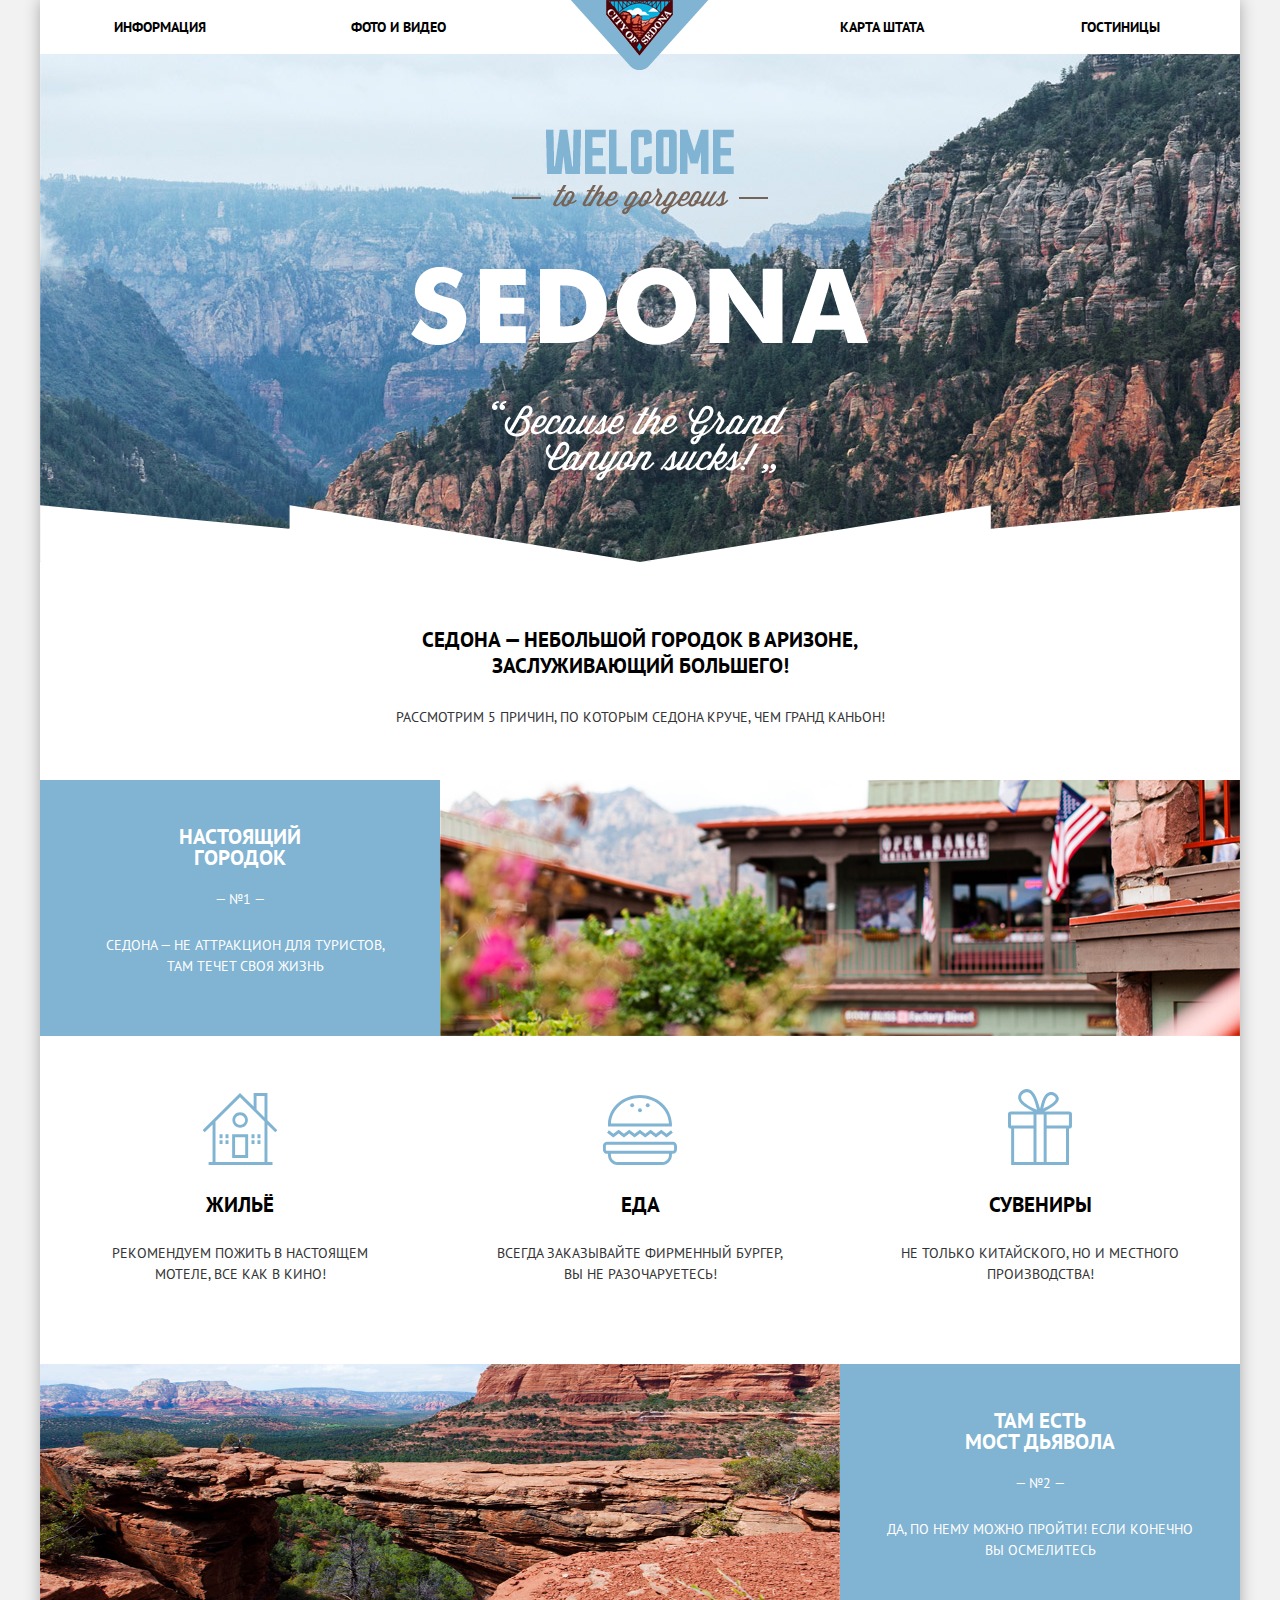
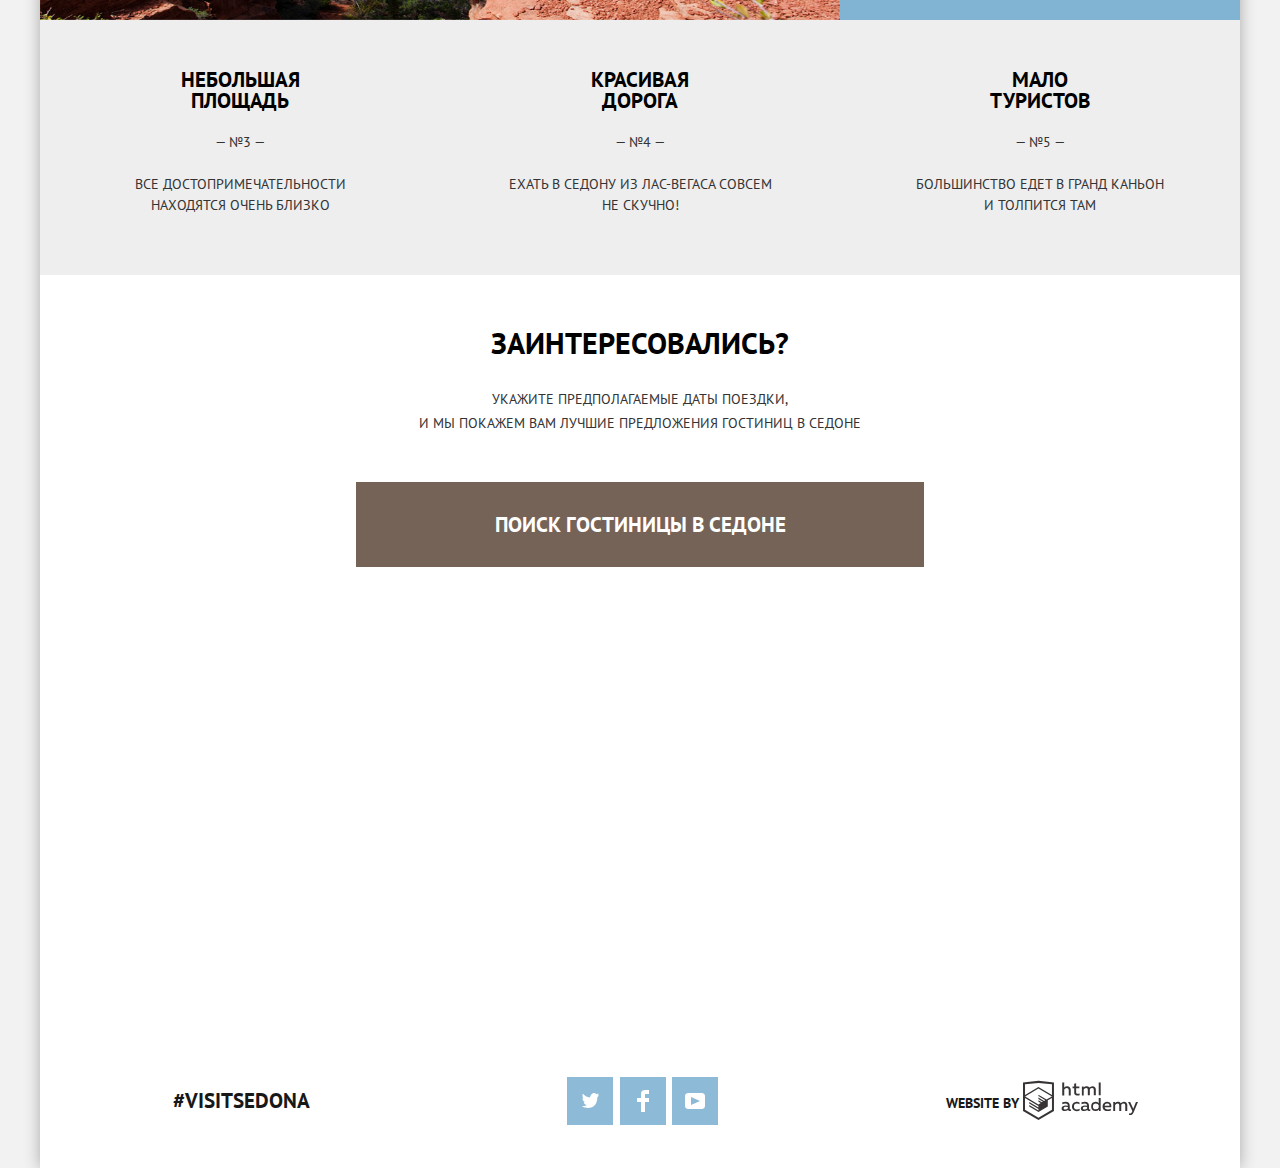
<file: index.html>
<!DOCTYPE html>
<html lang="ru">
  <head>
    <meta charset="utf-8">
    <title>HTML Academy: Седона</title>
    <link href="https://fonts.googleapis.com/css?family=PT+Sans:400,700&amp;subset=cyrillic" rel="stylesheet">
    <link href="css/normalize.css" rel="stylesheet">
    <link href="css/style.css" rel="stylesheet">
  </head>
  <body>
  <div class="wrapper">
    <header class="main-header">
     	<nav class="main-navigation">
        <a class="main-header-logo">
          <img src="img/index-logo.png" width="138" height="70" alt="Логотип города Седона">
        </a>
     		<ul class="site-navigation">
          <li><a href="info.html">Информация</a></li>
     		  <li><a href="photo-video.html">Фото и видео</a></li>
     		  <li><a href="map.html">Карта штата</a></li>
     		  <li><a href="hotels.html">Гостиницы</a></li>
     		</ul>
     	</nav>
    </header>
    <main class="container">
      <div class="main-picture-block">
     	  <img class="main-picture" src="img/main-picture.jpg" width="1200" height="508" alt="Седона">
        <div class="mask-block">
        </div>
        <img class="caption" src="img/welcome.png" width="458" height="352" alt="Welcome to Sedona">
      </div>
      <h1 class="main-header">Седона &mdash; небольшой городок в Аризоне, заслуживающий большего!</h1>
      <p class="introduction">Рассмотрим 5 причин, по которым Седона круче, чем Гранд Каньон!</p>
      <section class="features services">
        <h2 class="visually-hidden">Преимущества и сервис в Седоне</h2>
        <ul class="features-list">
          <li class="features-item block1">
            <div class="subblock1">
              <div class="real-city-block">
                <h3>Настоящий городок</h3>
                <span>&mdash; №1 &mdash;</span>
                <p>Седона &mdash; не аттракцион для туристов, там течет своя жизнь</p>
              </div>
              <div class="real-city">
                <img class="real-city-picture" src="img/feature-picture1.jpg" width="800" height="256" alt="Настоящий городок">
              </div>
            </div>
            <ul class="services-list">
              <li class="services-item">
                <h4 class="house">Жильё</h4>
                <p class="house-block">Рекомендуем пожить в настоящем мотеле, все как в кино!</p>
              </li>
              <li class="services-item">
                <h4 class="food">Еда</h4>
                <p class="food-block">Всегда заказывайте фирменный бургер, Вы не разочаруетесь!</p>
              </li>
              <li class="services-item">
                <h4 class="souvenir">Сувениры</h4>
                <p class="souvenir-block">Не только китайского, но и местного производства!</p>
              </li>
            </ul>
          </li>
          <li class="features-item block2">
            <div class="subblock2">
              <div class="devil-bridge-block">
                <h3>Там есть<br> мост дьявола</h3>
                <span>&mdash; №2 &mdash;</span>
                <p>Да, по нему можно пройти! Если конечно Вы осмелитесь</p>
              </div>
              <div class="devil-bridge">
                <img class="devil-bridge-picture" src="img/feature-picture2.jpg" width="800" height="256" alt="Мост дьявола">
              </div>
            </div>
          </li>
            <li class="features-item rest">
                <h3>Небольшая площадь</h3>
                <span>&mdash; №3 &mdash;</span>
                <p>Все достопримечательности находятся очень близко</p>
            </li>
            <li class="features-item rest">
                <h3>Красивая дорога</h3>
                <span>&mdash; №4 &mdash;</span>
                <p>Ехать в Седону из Лас-Вегаса совсем не скучно!</p>
            </li>
            <li class="features-item rest">
                <h3>Мало туристов</h3>
                <span>&mdash; №5 &mdash;</span>
                <p class="canyon">Большинство едет в Гранд Каньон и толпится там</p>
            </li>
        </ul>
      </section>
      <section class="hotel-search map">
        <h2 class="visually-hidden">Поиск гостиницы и карта Седоны</h2>
        <div class="interest">
          <b>Заинтересовались?</b>
        </div>
        <p class="best-offers">Укажите предполагаемые даты поездки, <br>и мы покажем Вам лучшие предложения гостиниц в Седоне</p>
        <div class="button-form">
        <button class="hotelsearch-button" type="button" name="hotel-search">Поиск гостиницы в Седоне</button>
        <form class="hotel-searching" action="https://echo.htmlacademy.ru" method="post">
          <div class="check-block">
            <p>
              <label for="date-check-in">Дата заезда:</label>
              <input class="check-field" id="date-check-in" type="text" name="date" placeholder="24 апреля 2017">
              <button class="calendar-btn" type="button" aria-label="Дата заезда">
                <svg xmlns="http://www.w3.org/2000/svg" width="21" height="22" viewBox="0 0 21 22"><path d="M19.251 2.025h-2.845V.648c0-.381-.294-.689-.656-.689-.363 0-.656.308-.656.689v1.377h-3.938V.648c0-.381-.294-.689-.655-.689-.363 0-.657.308-.657.689v1.377H5.906V.648c0-.381-.294-.689-.656-.689-.363 0-.657.308-.657.689v1.377H1.75C.784 2.025 0 2.847 0 3.862v16.302C0 21.179.784 22 1.75 22h17.501c.966 0 1.749-.821 1.749-1.836V3.862c0-1.015-.783-1.837-1.749-1.837zm.437 18.139a.448.448 0 0 1-.437.459H1.75a.45.45 0 0 1-.438-.459V3.862a.45.45 0 0 1 .438-.459h2.844v1.378c0 .381.294.689.657.689.362 0 .656-.308.656-.689V3.403h3.938v1.378c0 .381.294.689.657.689.361 0 .655-.308.655-.689V3.403h3.938v1.378c0 .381.293.689.656.689.362 0 .656-.308.656-.689V3.403h2.845c.241 0 .437.206.437.459v16.302z"/><path d="M4.594 8.225h2.625v2.066H4.594zM4.594 11.668h2.625v2.067H4.594zM4.594 15.112h2.625v2.066H4.594zM9.188 15.112h2.625v2.066H9.188zM9.188 11.668h2.625v2.067H9.188zM9.188 8.225h2.625v2.066H9.188zM13.781 15.112h2.625v2.066h-2.625zM13.781 11.668h2.625v2.067h-2.625zM13.781 8.225h2.625v2.066h-2.625z"/></svg>
              </button>
            </p>
            <p>
              <label for="date-check-out">Дата выезда:</label>
              <input class="check-field" id="date-check-out" type="text" name="date" placeholder="4 июля 2017">
              <button class="calendar-btn" type="button" aria-label="Дата выезда">
                <svg xmlns="http://www.w3.org/2000/svg" width="21" height="22" viewBox="0 0 21 22"><path d="M19.251 2.025h-2.845V.648c0-.381-.294-.689-.656-.689-.363 0-.656.308-.656.689v1.377h-3.938V.648c0-.381-.294-.689-.655-.689-.363 0-.657.308-.657.689v1.377H5.906V.648c0-.381-.294-.689-.656-.689-.363 0-.657.308-.657.689v1.377H1.75C.784 2.025 0 2.847 0 3.862v16.302C0 21.179.784 22 1.75 22h17.501c.966 0 1.749-.821 1.749-1.836V3.862c0-1.015-.783-1.837-1.749-1.837zm.437 18.139a.448.448 0 0 1-.437.459H1.75a.45.45 0 0 1-.438-.459V3.862a.45.45 0 0 1 .438-.459h2.844v1.378c0 .381.294.689.657.689.362 0 .656-.308.656-.689V3.403h3.938v1.378c0 .381.294.689.657.689.361 0 .655-.308.655-.689V3.403h3.938v1.378c0 .381.293.689.656.689.362 0 .656-.308.656-.689V3.403h2.845c.241 0 .437.206.437.459v16.302z"/><path d="M4.594 8.225h2.625v2.066H4.594zM4.594 11.668h2.625v2.067H4.594zM4.594 15.112h2.625v2.066H4.594zM9.188 15.112h2.625v2.066H9.188zM9.188 11.668h2.625v2.067H9.188zM9.188 8.225h2.625v2.066H9.188zM13.781 15.112h2.625v2.066h-2.625zM13.781 11.668h2.625v2.067h-2.625zM13.781 8.225h2.625v2.066h-2.625z"/></svg>
              </button>
            </p>
          </div>
          <div class="adult-child-block">
            <p class="adult">
              <label class="adult-figure" for="adult-figure">Взрослые:</label>
              <span class="adult-block">
                <button class="plus-minus" type="button" aria-label="Минус">&minus;</button>
                <input type="text" name="adult" id="adult-figure" placeholder="2">
                <button class="plus-minus" type="button" aria-label="Плюс">+</button>
              </span>
            </p>
            <p class="child">
              <label class="child-figure" for="child-figure">Дети:</label>
              <span class="child-block">
                <button class="plus-minus" type="button" aria-label="Минус">&minus;</button>
                <input type="text" name="child" id="child-figure" placeholder="0">
                <button class="plus-minus" type="button" aria-label="Плюс">+</button>
              </span>
            </p>
          </div>
          <p>
            <button class="find-button" type="submit">Найти</button>
          </p>
        </form>
        </div>
        <div class="map-block">
        <iframe src="https://www.google.com/maps/embed?pb=!1m18!1m12!1m3!1d52383.117474208055!2d-111.8303295823372!3d34.85761324832091!2m3!1f0!2f0!3f0!3m2!1i1024!2i768!4f13.1!3m3!1m2!1s0x872da132f942b00d%3A0x5548c523fa6c8efd!2z0KHQtdC00L7QvdCwLCDQkNGA0LjQt9C-0L3QsCA4NjMzNiwg0KHQqNCQ!5e0!3m2!1sru!2sru!4v1530306707157" width="1200" height="593" style="border:0" allowfullscreen></iframe>
        </div>
      </section>
    </main>
    <footer class="main-footer main-footer-index">
        <p class="hashtag">#visitsedona</p>
        <div class="footer-social">
     	    <ul class="footer-social-list">
     		    <li><a class="social-button" href="#"><span class="visually-hidden">Twitter</span>
            <svg xmlns="http://www.w3.org/2000/svg" xmlns:xlink="http://www.w3.org/1999/xlink" width="17" height="15" viewBox="0 0 17 15"><path fill="#FFF" d="M10.95.144c1.685-.496 2.984.27 3.577 1.179.673-.231 1.331-.481 2.011-.708a2.345 2.345 0 0 1-.857 1.768c.685.17 1.304-.491 1.304-.491-.169 1-1.006 1.788-1.563 2.024-.231 6.75-3.175 11.217-10.077 11.082h-.446c-.41 0-4.164-.46-4.898-1.887 2.271.196 3.893-.422 4.693-1.177-.96-.3-2.679-.477-2.979-2.95.349.106.564.228 1.19.119C1.705 8.247.374 7.53.448 5.33c.285.328 1.067.536 1.34.472C1.085 5.561-.182 2.442.894.85c1.818 1.854 3.735 3.606 7.152 3.773C8.254 2.33 9.183.793 10.95.144z"/></svg>
            </a></li>
     		    <li><a class="social-button" href="#"><span class="visually-hidden">Facebook</span>
            <svg xmlns="http://www.w3.org/2000/svg" width="12" height="22" viewBox="0 0 12 22"><path fill="#FFF" d="M12 4V0H8a4 4 0 0 0-4 4v4H0v4h4v10h4V12h4V8H8V4h4z"/></svg>
            </a></li>
     		    <li><a class="social-button" href="#"><span class="visually-hidden">Youtube</span>
            <svg xmlns="http://www.w3.org/2000/svg" xmlns:xlink="http://www.w3.org/1999/xlink" width="20" height="16" viewBox="0 0 20 16"><path fill="#FFF" d="M17 0H3C1.35 0 0 1.35 0 3v10c0 1.65 1.35 3 3 3h14c1.65 0 3-1.35 3-3V3c0-1.65-1.35-3-3-3zM6.027 11.998V4.002L15.014 8l-8.987 3.998z"/></svg>
            </a></li>
     	    </ul>
        </div>
        <p class="footer-copyright">Website by
     	    <a href="https://htmlacademy.ru/intensive/htmlcss"><span class="visually-hidden">HTML Academy</span>
          <svg id="Layer_1" data-name="Layer 1" xmlns="http://www.w3.org/2000/svg" width="115" height="41" viewBox="0 0 108.08 36.85"><title>HTML Academy</title><path d="M44.61,26.88a2,2,0,0,0,.55-0.1v1.33a3.25,3.25,0,0,1-1.18.21,1.67,1.67,0,0,1-1.67-1,4.84,4.84,0,0,1-3.14,1.08c-1.51,0-2.91-.83-2.91-2.55,0-2.13,2-2.79,3.71-2.79a11.08,11.08,0,0,1,2.17.25v-0.3c0-1-.76-1.77-2.19-1.77a7.42,7.42,0,0,0-3,.64v-1.7a10.21,10.21,0,0,1,3.19-.55c2.36,0,3.81,1.12,3.81,3.65v3a0.54,0.54,0,0,0,.49.59h0.17Zm-6.44-1.13A1.35,1.35,0,0,0,39.63,27h0.11a3.39,3.39,0,0,0,2.41-1V24.58a9.72,9.72,0,0,0-1.81-.21c-1,0-2.16.33-2.16,1.38h0Zm12.36-6.11a5,5,0,0,1,2.57.64V22a4.08,4.08,0,0,0-2.3-.7,2.75,2.75,0,1,0,0,5.49,5,5,0,0,0,2.43-.64v1.71a6.27,6.27,0,0,1-2.76.57A4.21,4.21,0,0,1,46,24.51q0-.21,0-0.41a4.32,4.32,0,0,1,4.18-4.46h0.38Zm12.17,7.24a2,2,0,0,0,.55-0.1v1.33a3.25,3.25,0,0,1-1.18.21,1.67,1.67,0,0,1-1.67-1,4.84,4.84,0,0,1-3.14,1.08c-1.51,0-2.91-.83-2.91-2.55,0-2.13,2-2.79,3.71-2.79a11.08,11.08,0,0,1,2.17.25v-0.3c0-1-.76-1.77-2.19-1.77a7.42,7.42,0,0,0-3,.64v-1.7a10.21,10.21,0,0,1,3.19-.55c2.36,0,3.81,1.12,3.81,3.65v3a0.54,0.54,0,0,0,.49.59h0.17Zm-6.44-1.13A1.35,1.35,0,0,0,57.73,27h0.11a3.39,3.39,0,0,0,2.41-1V24.58a9.72,9.72,0,0,0-1.81-.21c-1.06,0-2.16.33-2.16,1.38h0ZM73,16V28.2H71.35V26.88a3.88,3.88,0,0,1-3.19,1.54,4.4,4.4,0,0,1,0-8.78,3.81,3.81,0,0,1,3,1.3V16H73Zm-4.53,5.22a2.76,2.76,0,1,0,0,5.52A2.86,2.86,0,0,0,71.15,25V23A2.91,2.91,0,0,0,68.49,21.27ZM79,19.64c3.31,0,4.46,2.68,3.92,5.09H76.7c0.21,1.5,1.67,2.11,3.19,2.11a6.11,6.11,0,0,0,2.64-.59v1.6a7.14,7.14,0,0,1-3,.57C77,28.42,74.78,27,74.78,24a4.18,4.18,0,0,1,4-4.39H79Zm0.09,1.54a2.28,2.28,0,0,0-2.44,2.1v0.06H81.3A2,2,0,0,0,79.13,21.18Zm5.73,7V19.87h1.65v1a3.81,3.81,0,0,1,2.78-1.27A2.86,2.86,0,0,1,91.89,21a4.12,4.12,0,0,1,2.91-1.33A3.06,3.06,0,0,1,98,23V28.2h-1.9V23.05a1.59,1.59,0,0,0-1.42-1.75H94.42a2.8,2.8,0,0,0-2.07,1.12V28.2h-1.9V23.05A1.59,1.59,0,0,0,89,21.31H88.8a3,3,0,0,0-2.21,1.29v5.63H84.86Zm21.31-8.33h1.9l-3.91,9.46c-0.9,2.17-2.09,2.86-3.35,2.86a4.76,4.76,0,0,1-1.1-.14V30.46a2.86,2.86,0,0,0,.85.12c0.9,0,1.58-.64,2.07-1.9l0.17-.42-4-8.4h2l2.86,6.29ZM38.73,1.46V6.22a3.81,3.81,0,0,1,2.7-1.14,3.25,3.25,0,0,1,3.44,3.4v5.15H43V8.72a1.81,1.81,0,0,0-1.61-2h-0.3a2.93,2.93,0,0,0-2.32,1.39v5.52h-1.9V1.46h1.9ZM49.94,2.31v3h3V6.91h-3v3.81c0,1.1.5,1.46,1.58,1.46a4.49,4.49,0,0,0,1.69-.33v1.6A6.8,6.8,0,0,1,51,13.8a2.55,2.55,0,0,1-2.86-2.74V6.89H46.58V5.26h1.5V2.74Zm5.4,11.31V5.28H57v1A3.81,3.81,0,0,1,59.77,5a2.86,2.86,0,0,1,2.6,1.33A4.12,4.12,0,0,1,65.28,5,3.06,3.06,0,0,1,68.44,8.4v5.21h-1.9V8.46a1.59,1.59,0,0,0-1.42-1.75H64.89a2.8,2.8,0,0,0-2.07,1.12v5.78h-1.9V8.46A1.59,1.59,0,0,0,59.5,6.71H59.27A3,3,0,0,0,57.06,8v5.63H55.34ZM71.17,1.45H73V13.6H71.17V1.45ZM14.71,0H14.55L0,1.54V28.21l14.55,8.66,14.55-8.66V1.54Zm12.5,27.1L14.55,34.64,1.9,27.12V16.18l12.59,7.5V25L5.86,19.9v1.31l8.68,5.21v1.39L5.87,22.65V24l8.68,5.21,8.75-5.24V18.31L27.2,16V27.12Zm0-12.53-3.48,2-1.6,1L14.51,13v1.31L21,18.23H21l-0.14.09-1,.54-5.37-3.2V17l4.24,2.52-1,.67-3.2-1.9v1.31l2.1,1.24L14.5,22.1,2,14.65,14.51,7.11Zm0-1.32L14.49,5.76,1.91,13.25v-10L14.56,1.92,27.21,3.25v10h0Z" transform="translate(0 -0.02)" fill="#231f20"/></svg>
          </a>
        </p>
    </footer>
  </div>
  <script src="js/popup.js">
  </script>
  </body>
</html>
</file>
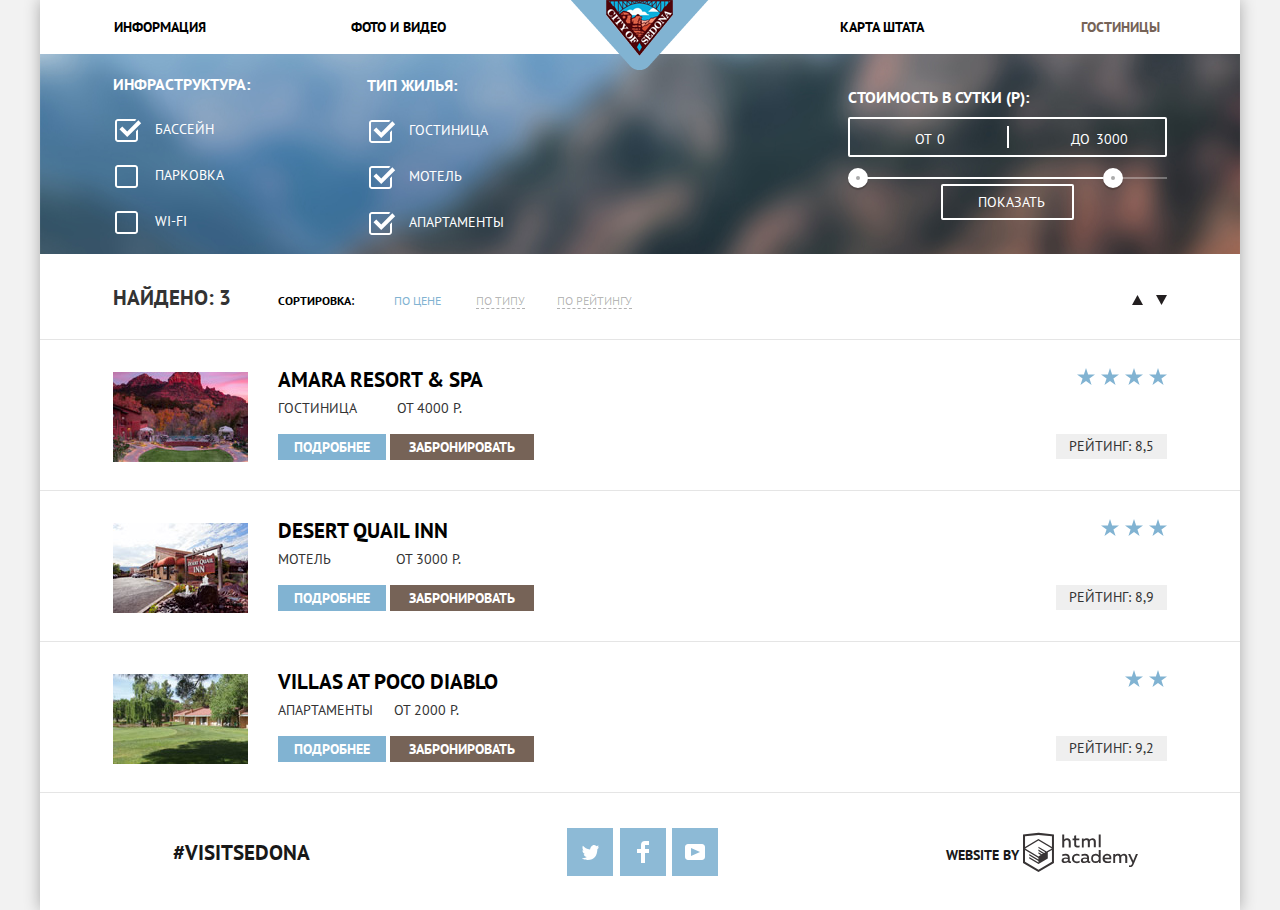
<file: hotels.html>
<!DOCTYPE html>
<html lang="ru">
  <head>
    <meta charset="utf-8">
    <title>HTML Academy: Седона</title>
    <link href="https://fonts.googleapis.com/css?family=PT+Sans:400,700&amp;subset=cyrillic" rel="stylesheet">
    <link href="css/normalize.css" rel="stylesheet">
    <link href="css/style.css" rel="stylesheet">
  </head>
  <body>
  <div class="wrapper">
    <header class="main-header">
        <nav class="main-navigation">
          <a class="main-header-logo" href="index.html" tabindex="3">
            <img src="img/index-logo.png" width="138" height="70" alt="Логотип города Седона">
          </a>
          <ul class="site-navigation">
            <li><a href="info.html" tabindex="1">Информация</a></li>
            <li><a href="photo-video.html" tabindex="2">Фото и видео</a></li>
            <li><a href="map.html" tabindex="4">Карта штата</a></li>
            <li class="site-navigation-current"><a>Гостиницы</a></li>
          </ul>
        </nav>
    </header>
    <main class="container">
      <h1 class="visually-hidden">Поиск жилья</h1>
      <section class="house-selection-form search-filters">
        <h2 class="visually-hidden">Форма поиска жилья</h2>
        <form class="search-options" action="https://echo.htmlacademy.ru" method="post">
          <div class="search-block1">
            <fieldset>
              <legend>Инфраструктура:</legend>
              <ul class="infrastructure-options">
                <li class="filter-option">
                  <input class="visually-hidden filter-input-checkbox-on filter-input" id="pool-option1" type="checkbox" name="pool" checked>
                  <label for="pool-option1">Бассейн</label>
                </li>
                <li class="filter-option">
                  <input class="visually-hidden filter-input-checkbox-off filter-input" id="parking-option2" type="checkbox" name="parking">
                  <label for="parking-option2">Парковка</label>
                </li>
                <li class="filter-option">
                  <input class="visually-hidden filter-input-checkbox-off filter-input" id="wifi-option3" type="checkbox" name="wi-fi">
                  <label for="wifi-option3">Wi-Fi</label>
                </li>
              </ul>
            </fieldset>
          </div>
          <div class="search-block2">
            <fieldset>
              <legend>Тип жилья:</legend>
              <ul class="housing-options">
                <li class="filter-option">
                  <input class="visually-hidden filter-input-checkbox-on filter-input" id="hotel-option1" type="checkbox" name="hotel" checked>
                  <label for="hotel-option1">Гостиница</label>
                </li>
                <li class="filter-option">
                  <input class="visually-hidden filter-input-checkbox-on filter-input" id="motel-option2" type="checkbox" name="motel" checked>
                  <label for="motel-option2">Мотель</label>
                </li>
                <li class="filter-option">
                  <input class="visually-hidden filter-input-checkbox-on filter-input" id="apart-option3" type="checkbox" name="apartments" checked>
                  <label for="apart-option3">Апартаменты</label>
                </li>
              </ul>
            </fieldset>
          </div>
          <div class="search-block3">
            <fieldset>
              <legend>Стоимость в сутки (р):</legend>
              <div class="price-range">
                <label class="min-price">от <input type="text" name="min-price" value="0"></label>
                <label class="max-price">до <input type="text" name="max-price" value="3000"></label>
              </div>
              <div class="range-controls">
                <div class="scale">
                  <div class="bar"></div>
                </div>
                <div class="range-toggle range-toggle-min"></div>
                <div class="range-toggle range-toggle-max"></div>
              </div>
              <button class="show-button" type="submit">Показать</button>
            </fieldset>
          </div>
        </form>
      </section>
      <section class="rate-filters">
        <div class="filters-block">
          <div class="filters-subblock1">
            <h2>Сортировка</h2>:
            <p class="element1">Найдено: 3</p>
              <ul class="sorting">
                  <li class="sorting-item-current"><a>По цене</a></li>
                  <li><a class="sorting-item" href="sort-by-type.html">По типу</a></li>
                  <li><a class="sorting-item" href="sort-by-rating.html">По рейтингу</a></li>
              </ul>
          </div>
              <ul class="scope">
                <li><a href="results-ascending.html"><span class="visually-hidden">По возрастанию</span>
                <svg xmlns="http://www.w3.org/2000/svg" width="11" height="10" viewBox="0 0 11 10"><path fill="#231F20" d="M5.5 0L0 10h11z"/></svg>
                </a></li>
                <li><a><span class="visually-hidden">По убыванию</span>
                <svg xmlns="http://www.w3.org/2000/svg" width="11" height="10" viewBox="0 0 11 10"><path fill="#231F20" d="M5.5 10L0 0h11"/></svg>
                </a></li>
            </ul>
        </div>
      </section>
      <section class="search-results">
        <h2 class="visually-hidden">Результат поиска гостиниц</h2>
        <ul class="search-results-list">
            <li class="search-results-item amara">
              <div class="hotel-picture-block">
                <img src="img/amara.jpg" width="135" height="90" alt="Amara Resort & Spa">
              </div>
              <div class="hotel-definition">
                  <h3><a class="hotel-header" href="about-amara.html">Amara Resort & Spa</a></h3>
                  <p class="description-block1">Гостиница<span>от 4000 р.</span></p>
                <div class="hotel-buttons">
                  <a class="about" href="about-amara.html">Подробнее</a>
                  <a class="booking" href="booking.html">Забронировать</a>
                </div>
              </div>
              <div class="rating-block">
                <div class="star">
                  <span><svg xmlns="http://www.w3.org/2000/svg" width="18" height="17" viewBox="0 0 18 17"><path fill="#81B3D2" d="M9.002 0l2.126 6.494h6.877l-5.564 4.012L14.566 17l-5.564-4.013L3.438 17l2.126-6.494L0 6.494h6.878z"/></svg></span>
                  <span><svg xmlns="http://www.w3.org/2000/svg" width="18" height="17" viewBox="0 0 18 17"><path fill="#81B3D2" d="M9.002 0l2.126 6.494h6.877l-5.564 4.012L14.566 17l-5.564-4.013L3.438 17l2.126-6.494L0 6.494h6.878z"/></svg></span>
                  <span><svg xmlns="http://www.w3.org/2000/svg" width="18" height="17" viewBox="0 0 18 17"><path fill="#81B3D2" d="M9.002 0l2.126 6.494h6.877l-5.564 4.012L14.566 17l-5.564-4.013L3.438 17l2.126-6.494L0 6.494h6.878z"/></svg></span>
                  <span><svg xmlns="http://www.w3.org/2000/svg" width="18" height="17" viewBox="0 0 18 17"><path fill="#81B3D2" d="M9.002 0l2.126 6.494h6.877l-5.564 4.012L14.566 17l-5.564-4.013L3.438 17l2.126-6.494L0 6.494h6.878z"/></svg></span>
                </div>
                <div class="rating-subblock">
                  <p class="rating">Рейтинг: 8,5</p>
                </div>
              </div>
            </li>
            <li class="search-results-item desert">
              <div class="hotel-picture-block">
                <img class="hotel-picture" src="img/desert.jpg" width="135" height="90" alt="Desert Quail Inn">
              </div>
              <div class="hotel-definition">
                <h3><a class="hotel-header" href="about-desert.html">Desert Quail Inn</a></h3>
                <p class="description-block2">Мотель<span>от 3000 р.</span></p>
                <div class="hotel-buttons">
                  <a class="about" href="about-desert.html">Подробнее</a>
                  <a class="booking" href="booking.html">Забронировать</a>
                </div>
              </div>
              <div class="rating-block">
                <div class="star">
                  <span><svg xmlns="http://www.w3.org/2000/svg" width="18" height="17" viewBox="0 0 18 17"><path fill="#81B3D2" d="M9.002 0l2.126 6.494h6.877l-5.564 4.012L14.566 17l-5.564-4.013L3.438 17l2.126-6.494L0 6.494h6.878z"/></svg></span>
                  <span><svg xmlns="http://www.w3.org/2000/svg" width="18" height="17" viewBox="0 0 18 17"><path fill="#81B3D2" d="M9.002 0l2.126 6.494h6.877l-5.564 4.012L14.566 17l-5.564-4.013L3.438 17l2.126-6.494L0 6.494h6.878z"/></svg></span>
                  <span><svg xmlns="http://www.w3.org/2000/svg" width="18" height="17" viewBox="0 0 18 17"><path fill="#81B3D2" d="M9.002 0l2.126 6.494h6.877l-5.564 4.012L14.566 17l-5.564-4.013L3.438 17l2.126-6.494L0 6.494h6.878z"/></svg></span>
                </div>
                <div class="rating-subblock">
                  <p class="rating">Рейтинг: 8,9</p>
                </div>
              </div>
            </li>
            <li class="search-results-item villas">
              <div class="hotel-picture-block">
                <img class="hotel-picture" src="img/villas.jpg" width="135" height="90" alt="Villas At Poco Diablo">
              </div>
              <div class="hotel-definition">
                <h3><a class="hotel-header" href="about-villas.html">Villas At Poco Diablo</a></h3>
                <p class="description-block3">Апартаменты<span>от 2000 р.</span></p>
                <div class="hotel-buttons">
                  <a class="about" href="about-villas.html">Подробнее</a>
                  <a class="booking" href="booking.html">Забронировать</a>
                </div>
              </div>
              <div class="rating-block">
                <div class="star">
                  <span><svg xmlns="http://www.w3.org/2000/svg" width="18" height="17" viewBox="0 0 18 17"><path fill="#81B3D2" d="M9.002 0l2.126 6.494h6.877l-5.564 4.012L14.566 17l-5.564-4.013L3.438 17l2.126-6.494L0 6.494h6.878z"/></svg></span>
                  <span><svg xmlns="http://www.w3.org/2000/svg" width="18" height="17" viewBox="0 0 18 17"><path fill="#81B3D2" d="M9.002 0l2.126 6.494h6.877l-5.564 4.012L14.566 17l-5.564-4.013L3.438 17l2.126-6.494L0 6.494h6.878z"/></svg></span>
                </div>
                <p class="rating">Рейтинг: 9,2</p>
              </div>
            </li>
        </ul>
      </section>
    </main>
    <footer class="main-footer">
        <p class="hashtag">#visitsedona</p>
        <div class="footer-social">
          <ul class="footer-social-list">
            <li><a class="social-button" href="#"><span class="visually-hidden">Twitter</span>
            <svg xmlns="http://www.w3.org/2000/svg" xmlns:xlink="http://www.w3.org/1999/xlink" width="17" height="15" viewBox="0 0 17 15"><path fill="#FFF" d="M10.95.144c1.685-.496 2.984.27 3.577 1.179.673-.231 1.331-.481 2.011-.708a2.345 2.345 0 0 1-.857 1.768c.685.17 1.304-.491 1.304-.491-.169 1-1.006 1.788-1.563 2.024-.231 6.75-3.175 11.217-10.077 11.082h-.446c-.41 0-4.164-.46-4.898-1.887 2.271.196 3.893-.422 4.693-1.177-.96-.3-2.679-.477-2.979-2.95.349.106.564.228 1.19.119C1.705 8.247.374 7.53.448 5.33c.285.328 1.067.536 1.34.472C1.085 5.561-.182 2.442.894.85c1.818 1.854 3.735 3.606 7.152 3.773C8.254 2.33 9.183.793 10.95.144z"/></svg>
            </a></li>
            <li><a class="social-button" href="#"><span class="visually-hidden">Facebook</span>
            <svg xmlns="http://www.w3.org/2000/svg" width="12" height="22" viewBox="0 0 12 22"><path fill="#FFF" d="M12 4V0H8a4 4 0 0 0-4 4v4H0v4h4v10h4V12h4V8H8V4h4z"/></svg>
            </a></li>
            <li><a class="social-button" href="#"><span class="visually-hidden">Youtube</span>
            <svg xmlns="http://www.w3.org/2000/svg" xmlns:xlink="http://www.w3.org/1999/xlink" width="20" height="16" viewBox="0 0 20 16"><path fill="#FFF" d="M17 0H3C1.35 0 0 1.35 0 3v10c0 1.65 1.35 3 3 3h14c1.65 0 3-1.35 3-3V3c0-1.65-1.35-3-3-3zM6.027 11.998V4.002L15.014 8l-8.987 3.998z"/></svg>
            </a></li>
          </ul>
        </div>
        <p class="footer-copyright">Website by
          <a href="https://htmlacademy.ru/intensive/htmlcss"><span class="visually-hidden">HTML Academy</span>
          <svg id="Layer_1" data-name="Layer 1" xmlns="http://www.w3.org/2000/svg" width="115" height="41" viewBox="0 0 108.08 36.85"><title>HTML Academy</title><path d="M44.61,26.88a2,2,0,0,0,.55-0.1v1.33a3.25,3.25,0,0,1-1.18.21,1.67,1.67,0,0,1-1.67-1,4.84,4.84,0,0,1-3.14,1.08c-1.51,0-2.91-.83-2.91-2.55,0-2.13,2-2.79,3.71-2.79a11.08,11.08,0,0,1,2.17.25v-0.3c0-1-.76-1.77-2.19-1.77a7.42,7.42,0,0,0-3,.64v-1.7a10.21,10.21,0,0,1,3.19-.55c2.36,0,3.81,1.12,3.81,3.65v3a0.54,0.54,0,0,0,.49.59h0.17Zm-6.44-1.13A1.35,1.35,0,0,0,39.63,27h0.11a3.39,3.39,0,0,0,2.41-1V24.58a9.72,9.72,0,0,0-1.81-.21c-1,0-2.16.33-2.16,1.38h0Zm12.36-6.11a5,5,0,0,1,2.57.64V22a4.08,4.08,0,0,0-2.3-.7,2.75,2.75,0,1,0,0,5.49,5,5,0,0,0,2.43-.64v1.71a6.27,6.27,0,0,1-2.76.57A4.21,4.21,0,0,1,46,24.51q0-.21,0-0.41a4.32,4.32,0,0,1,4.18-4.46h0.38Zm12.17,7.24a2,2,0,0,0,.55-0.1v1.33a3.25,3.25,0,0,1-1.18.21,1.67,1.67,0,0,1-1.67-1,4.84,4.84,0,0,1-3.14,1.08c-1.51,0-2.91-.83-2.91-2.55,0-2.13,2-2.79,3.71-2.79a11.08,11.08,0,0,1,2.17.25v-0.3c0-1-.76-1.77-2.19-1.77a7.42,7.42,0,0,0-3,.64v-1.7a10.21,10.21,0,0,1,3.19-.55c2.36,0,3.81,1.12,3.81,3.65v3a0.54,0.54,0,0,0,.49.59h0.17Zm-6.44-1.13A1.35,1.35,0,0,0,57.73,27h0.11a3.39,3.39,0,0,0,2.41-1V24.58a9.72,9.72,0,0,0-1.81-.21c-1.06,0-2.16.33-2.16,1.38h0ZM73,16V28.2H71.35V26.88a3.88,3.88,0,0,1-3.19,1.54,4.4,4.4,0,0,1,0-8.78,3.81,3.81,0,0,1,3,1.3V16H73Zm-4.53,5.22a2.76,2.76,0,1,0,0,5.52A2.86,2.86,0,0,0,71.15,25V23A2.91,2.91,0,0,0,68.49,21.27ZM79,19.64c3.31,0,4.46,2.68,3.92,5.09H76.7c0.21,1.5,1.67,2.11,3.19,2.11a6.11,6.11,0,0,0,2.64-.59v1.6a7.14,7.14,0,0,1-3,.57C77,28.42,74.78,27,74.78,24a4.18,4.18,0,0,1,4-4.39H79Zm0.09,1.54a2.28,2.28,0,0,0-2.44,2.1v0.06H81.3A2,2,0,0,0,79.13,21.18Zm5.73,7V19.87h1.65v1a3.81,3.81,0,0,1,2.78-1.27A2.86,2.86,0,0,1,91.89,21a4.12,4.12,0,0,1,2.91-1.33A3.06,3.06,0,0,1,98,23V28.2h-1.9V23.05a1.59,1.59,0,0,0-1.42-1.75H94.42a2.8,2.8,0,0,0-2.07,1.12V28.2h-1.9V23.05A1.59,1.59,0,0,0,89,21.31H88.8a3,3,0,0,0-2.21,1.29v5.63H84.86Zm21.31-8.33h1.9l-3.91,9.46c-0.9,2.17-2.09,2.86-3.35,2.86a4.76,4.76,0,0,1-1.1-.14V30.46a2.86,2.86,0,0,0,.85.12c0.9,0,1.58-.64,2.07-1.9l0.17-.42-4-8.4h2l2.86,6.29ZM38.73,1.46V6.22a3.81,3.81,0,0,1,2.7-1.14,3.25,3.25,0,0,1,3.44,3.4v5.15H43V8.72a1.81,1.81,0,0,0-1.61-2h-0.3a2.93,2.93,0,0,0-2.32,1.39v5.52h-1.9V1.46h1.9ZM49.94,2.31v3h3V6.91h-3v3.81c0,1.1.5,1.46,1.58,1.46a4.49,4.49,0,0,0,1.69-.33v1.6A6.8,6.8,0,0,1,51,13.8a2.55,2.55,0,0,1-2.86-2.74V6.89H46.58V5.26h1.5V2.74Zm5.4,11.31V5.28H57v1A3.81,3.81,0,0,1,59.77,5a2.86,2.86,0,0,1,2.6,1.33A4.12,4.12,0,0,1,65.28,5,3.06,3.06,0,0,1,68.44,8.4v5.21h-1.9V8.46a1.59,1.59,0,0,0-1.42-1.75H64.89a2.8,2.8,0,0,0-2.07,1.12v5.78h-1.9V8.46A1.59,1.59,0,0,0,59.5,6.71H59.27A3,3,0,0,0,57.06,8v5.63H55.34ZM71.17,1.45H73V13.6H71.17V1.45ZM14.71,0H14.55L0,1.54V28.21l14.55,8.66,14.55-8.66V1.54Zm12.5,27.1L14.55,34.64,1.9,27.12V16.18l12.59,7.5V25L5.86,19.9v1.31l8.68,5.21v1.39L5.87,22.65V24l8.68,5.21,8.75-5.24V18.31L27.2,16V27.12Zm0-12.53-3.48,2-1.6,1L14.51,13v1.31L21,18.23H21l-0.14.09-1,.54-5.37-3.2V17l4.24,2.52-1,.67-3.2-1.9v1.31l2.1,1.24L14.5,22.1,2,14.65,14.51,7.11Zm0-1.32L14.49,5.76,1.91,13.25v-10L14.56,1.92,27.21,3.25v10h0Z" transform="translate(0 -0.02)" fill="#231f20"/></svg>
          </a>
        </p>
    </footer>
  </div>
  </body>
</html>
</file>
<file: css/style.css>
body {
  font-family: "PT Sans", "Arial", sans-serif;
  font-size: 14px;
  line-height: 26px;
  font-weight: 400;
  color: #000000;
  text-transform: uppercase;

  background-color: #f2f2f2;
}

.wrapper {
  position: relative;

  width: 1200px;
  margin: 0 auto;

  background-color: #ffffff;

  box-shadow: 0 0 15px 0 rgba(0, 0, 0, 0.3);
}

.visually-hidden:not(:focus):not(:active),
input[type="checkbox"].visually-hidden {
  position: absolute;

  width: 1px;
  height: 1px;
  margin: -1px;
  border: 0;
  padding: 0;

  white-space: nowrap;

  clip-path: inset(100%);
  clip: rect(0 0 0 0);
  overflow: hidden;
}

a {
  text-decoration: none;
}

.main-navigation {
  margin: 0 auto;
  padding: 0;

  color: #000000;

  background-color: #ffffff;
}

.main-header-logo {
  position: absolute;
  left: 0px;
  right: 0px;

  margin: 0 auto;
  width: 138px;
  height: 70px;

  z-index: 1;
}

.site-navigation {
  display: flex;
  flex-wrap: wrap;
  margin: 0 auto;
  padding: 0px;

  list-style: none;
}

.site-navigation li {
  flex: 0 0 239px;
  width: 239px;
  padding-top: 12px;
  padding-bottom: 14px;

  text-align: center;
}

.site-navigation li:nth-child(2) {
  margin-right: 244px;
}


.site-navigation a {
  vertical-align: middle;

  font-weight: 700;
  color: #000000;
}


.site-navigation a:hover,
.site-navigation a:focus {
  color: #81b3d2;
}

.site-navigation a:active {
  color: rgba(0, 0, 0, 0.3);
}

.site-navigation-current a:not([href]) {
  color: #766357;
}

.container h1 {
  margin-top: 65px;
  padding: 0px 350px;

  font-size: 21px;
  font-weight: 700;
  text-align:center;
}

.container p {
  text-align: center;
  color: #333333;
}

.container .introduction {
  margin-top: 25px;
  margin-bottom: 50px;
  padding: 0px 350px;
}

.main-picture {
  width: 1200px;
  height: 508px;
}

.main-picture-block {
  position: relative;
}

.main-picture-block img {
  display: block;
}

.mask-block {
  position: absolute;
  top: 451px;
  left: 0;
  right: 0;

  margin-right: auto;
  margin-left: auto;
  width: 1200px;
  height: 57px;

  background-image: url(../img/mask.png);
  background-repeat: no-repeat;

  z-index: 2;
}

.caption {
  position: absolute;
  top: 75px;
  left: 0;
  right: 0;

  width: 458px;
  height: 352px;
  margin-left: auto;
  margin-right: auto;

  z-index: 2;
}

.features {
  position: relative;

  z-index: 1;
}

.features-list {
  display: flex;
  flex-wrap: wrap;
}

.features-list,
.services-list {
  margin: 0;
  padding: 0;

  line-height: 21px;
  list-style: none;
}


.block1 {
  flex: 0 0 100%;

  text-align: center;
  color: #ffffff;

  background-color: #81b3d2;
}

.block1 h3 {
  padding-left: 55px;
  padding-right: 55px;

  font-size: 21px;
  font-weight: 700;
  text-align:center;
}

.block1 p {
  color: #ffffff;
  font-size: 14px;
  line-height: 21px;
}

.subblock1 {
  display: flex;
}

.real-city-block {
  padding-top: 25px;
  padding-left: 45px;
  padding-right: 45px;
}

.real-city-block p {
  margin-top: 25px;
  padding-left: 10px;
}

.real-city-picture {
  display: block;
}

.services-list {
  display: flex;
  flex-wrap: wrap;
  justify-content: space-around;

  color: #000000;

  background-color: #ffffff;
}

.services-list p {
  color: #333333;
}

.services-item {
  flex: 0 0 400px;
  box-sizing: border-box;
  max-width: 400px;
  padding: 131px 48px 65px;

  text-align: center;
}

.services-item h4 {
  position: relative;

  font-size: 21px;
  font-weight: 700;
}

.services-list .house::before {
  content: "";

  position: absolute;
  bottom: 50px;
  left: 50%;
  transform: translate(-50%);

  width: 75px;
  height: 72px;

  background-image: url(../img/icon-1.svg);
  background-repeat: no-repeat;
  background-color: #ffffff;
}

.services-list .food::before {
  content: "";

  position: absolute;
  bottom: 50px;
  left: 50%;
  transform: translate(-50%);

  width: 74px;
  height: 70px;

  background-image: url(../img/icon-3.svg);
  background-repeat: no-repeat;
  background-color: #ffffff;
}

.services-list .souvenir::before {
  content: "";

  position: absolute;
  bottom: 50px;
  left: 50%;
  transform: translate(-50%);

  width: 64px;
  height: 76px;

  background-image: url(../img/icon-2.svg);
  background-repeat: no-repeat;
  background-color: #ffffff;
}

.block2 {
  flex: 0 0 100%;

  text-align: center;
  color: #ffffff;

  background-color: #81b3d2;
}

.block2 h3 {
  font-size: 21px;
  font-weight: 700;
  text-align: center;
}

.block2 p {
  margin-top: 25px;

  color: #ffffff;
}

.subblock2 {
  display: flex;
  flex-direction: row-reverse;
  align-items: flex-start;
}

.devil-bridge-block {
  padding: 25px 40px 9px;
}

.devil-bridge-picture {
  display: block;
}

.rest {
  flex-wrap: wrap;
  flex: 0 0 400px;
  max-width: 400px;
  padding: 28px 0px 45px;
  line-height: 21px;
  text-align: center;

  background-color: #eeeeee;
}

.rest h3 {
  padding: 0px 130px;

  font-size: 21px;
  line-height: 21px;
  font-weight: bold;
}

.rest span,
.rest p {
  color: #333333;
}

.rest p {
  margin-top: 21px;
  padding: 0px 65px;
}

.rest .canyon {
  padding: 0px 75px;
}

.hotel-search {
  text-align: center;
}

.interest {
  padding-top: 50px;

  background-color: #ffffff;
}

.hotel-search b {
  font-size: 30px;
  line-height: 36px;
}

.hotel-search .best-offers {
  margin: 0px;
  padding: 25px 0px 47px 0px;

  color: #333333;
  line-height: 24px;

  background-color: #ffffff;
 }

.hotelsearch-button {
  position: relative;
  width: 568px;
  padding: 32px 20px;

  font-size: 21px;
  font-weight: 700;
  text-align: center;
  vertical-align: middle;
  text-transform: uppercase;
  line-height: 1;

  color: #ffffff;

  background-color: #766357;
  border: none;
  z-index: 1;
}

.hotelsearch-button:hover,
.hotelsearch-button:focus {
  background-color: #604e43;
}

.hotelsearch-button:active {
  color: rgba(255, 255, 255, 0.3);

  background-color: #503e33;
}

.hotel-searching {
  position: absolute;
  left: 0;
  right: 0;

  display: none;
  margin: 0 auto;
  padding: 56px 55px 41px 55px;
  box-sizing: border-box;
  width: 568px;

  color: #000000;

  background-color: #ffffff;
  box-shadow: 3px 5px 15px 0 rgba(0, 0, 0, 0.3);
  z-index: -1;
}

.modal-show {
  display: block;
  animation-name: bounce;
  animation-duration: 0.6s;

  z-index: -1;
}

.modal-error {
  animation: shake 0.6s;
}

@keyframes bounce {
  0% {
    transform: translateY(-2000px);
  }

  70% {
    transform: translateY(30px);
  }

  90% {
    transform: translateY(-10px);
  }

  100% {
    transform: translateY(0);
  }
}

@keyframes shake {
  0%,
  100% {
    transform: translateX(0);
  }

  10%,
  30%,
  50%,
  70%,
  90% {
    transform: translateX(-10px);
  }

  20%,
  40%,
  60%,
  80% {
    transform: translateX(10px);
  }
}

.hotel-searching input[type="text"] {
  width: 309px;
  padding: 8px 0px 8px;

  line-height: 1;
}

.check-block {
  box-sizing: border-box;
}

.check-block p {
  display: flex;
  justify-content: center;
  align-items: center;
  margin: 0 0 28px;
}

.check-block label {
  margin-right: 12px;
  flex: 0 0 100px;

  text-align: left;
}

.calendar-btn svg {
  fill: #000000;

  fill-opacity: 0.3;
}

.calendar-btn {
  width: 37px;
  padding: 6px 5px 7px;

  text-align: center;

  background-color: #f2f2f2;
  border: none;

  cursor: pointer;
}

.calendar-btn svg:hover,
.calendar-btn svg:focus {
  fill: #000000;

  fill-opacity: 1;
}

.calendar-btn svg:active {
  fill: #81b3d2;

  fill-opacity: 1;
}

.adult-child-block {
  display: flex;
  justify-content: space-between;
  align-items: stretch;
  box-sizing: border-box;
  margin-bottom: 53px;
}

.adult-child-block .adult {
  margin: 0 53px 0 0;
  flex: 0 0 226px;
  display: flex;
  align-items: center;
}

.adult-child-block .child {
  margin: 0;
  flex: 0 0 179px;
  display: flex;
  align-items: center;
}

.adult-child-block input[type="text"] {
  width: 23px;
  padding: 10px 0px 9px 10px;

  font-weight: 700;

  background-color: #f2f2f2;
  border: 2px solid transparent;
}

.adult-block {
  display: flex;
  justify-content: center;
  align-items: center;
  margin-left: 40px;
  margin-right: auto;
}

.child-block {
  display: flex;
  justify-content: center;
  align-items: center;
  margin-right: 55px;
  margin-left: auto;
}

.child-figure {
  margin-right: 15px;
}

.check-block input[type="text"] {
  padding-left: 10px;
  padding-right: 10px;

  font-weight: 700;

  background-color: #f2f2f2;
  border: 2px solid transparent;
}

.hotel-searching input[type="text"]::-webkit-input-placeholder {
  text-transform: uppercase;

  color: #000000;
}

.plus-minus {
  margin: 0px;
  padding: 8px 15px;

  font-size: 22px;
  font-weight: 700;
  color: #a9a9a9;
  text-align: justify;

  background-color: #f2f2f2;
  border: none;
}

.plus-minus:hover {
  color: #000000;
}

.plus-minus:focus {
  color: #81b3d2;
}

.hotel-searching label {
  font-weight: bold;
}

.hotel-searching input[type="text"]:hover {
  background-color: #ebebeb;
  border-color: #e5e5e5;
}

.hotel-searching input[type="text"]:focus {
  background-color: #ffffff;
  border-color: #e5e5e5;
  outline: none;
}

.adult-child-block input[type="text"]:hover {
  background-color: #ebebeb;
  border-color: #e5e5e5;
}

.adult-child-block input[type="text"]:focus {
  background-color: #ffffff;
  border-color: #e5e5e5;
  outline: none;
}

.find-button {
  width: 458px;
  margin-left: auto;
  margin-right: auto;
  padding: 17px 30px;

  font-size: 21px;
  font-weight: 700;
  text-transform: uppercase;

  color: #ffffff;

  background-color: #81b3d2;
  border: none;
}

.find-button:hover,
.find-button:focus {
  background-color: #669ec0;
}

.find-button:active {
  color: rgba(255, 255, 255, 0.3);

  background-color: #5496bd;
}

.map {
  position: relative;

  margin-bottom: -90px;

  z-index: 0;
}

.map-block {
  position: relative;

  z-index: -2;
}

/* вторая страница */

.search-options {
  display: flex;
  align-items: center;
  width: 100%;
  box-sizing: border-box;

  font: inherit;
  font-weight: 700;
  color: #ffffff;

  background-image: url(../img/background.jpg);
  background-repeat: no-repeat;
  background-color: #81b3d2;
}

.search-options fieldset {
  border: none;
}

.search-options legend {
  font-size: 16px;
  line-height: 21px;
  text-align: left;
}

.search-block1 fieldset
.search-block2 fieldset,
.search-block3 fieldset {
  margin: 0;
  padding: 0;

}

.search-block1 {
  margin-top: 19px;
  margin-left: 60px;
  margin-bottom: -13px;
}

.search-block2 {
  margin-top: 21px;
  margin-left: 92px;
  margin-bottom: -13px;

}

.search-block3 {
  margin-left: auto;
  margin-right: 73px;
  margin-top: 30px;
  margin-bottom: 30px;
}

.search-block3 legend {
  margin-bottom: 9px;

  font-weight: 600;
  font-size: 16px;
  line-height: 21px;
}

.infrastructure-options,
.housing-options {
  margin: 0;
  padding: 0;

  line-height: 21px;

  list-style: none;
}

.infrastructure-options li:first-child,
.housing-options li:first-child {
  margin-top: 20px;
}

.filter-option {
  margin-bottom: 25px;
  margin-left: 50px;
}

.filter-option label {
  position: relative;
  right: 8px;

  display: block;

  font-weight: normal;
}

.filter-input:checked + label::before {
  content: "";

  position: absolute;
  left: -40px;

  width: 27px;
  height: 23px;

  background-image: url(../img/checkbox-on.svg);
  background-repeat: no-repeat;
}

.filter-input:not(:checked) + label::before {
  content: "";

  position: absolute;
  left: -40px;

  width: 27px;
  height: 23px;

  background-image: url(../img/checkbox-off.svg);
  background-repeat: no-repeat;
}

.filter-input:disabled + label {
  color: #ffffff;

  opacity: 0.3;
}

.price-range {
  position: relative;

  display: flex;
  width: 315px;
  height: 36px;
  margin-bottom: 20px;

  font-size: 0;
  line-height: 21px;

  border: 2px solid #ffffff;
  border-radius: 2px;
}

.price-range::after {
  content: "";

  position: absolute;
  top: 50%;
  left: 50%;

  width: 2px;
  height: 22px;

  background: #ffffff;
  transform: translate(-50%, -50%);
}

.price-range label {
  flex: 0 0 50%;

  font-size: 14px;
  font-weight: normal;
  line-height: 38px;
  vertical-align: top;
  text-align: center;

  cursor: pointer;
}

.price-range .min-price {
  width: 90px;
  padding-left: 23px;
}

.price-range .max-price {
  padding-right: 35px;
}

.price-range input {
  width: 50px;
  margin: 0;

  color: inherit;
  font: inherit;
  font-weight: normal;

  background: none;
  border: none;
}

.range-controls {
  position: relative;

  margin-bottom: 5px;
}

.range-controls .scale {
  height: 2px;

  background: rgba(255, 255, 255, 0.3);
}

.range-controls .bar {
  width: 80%;
  height: 2px;

  background: #ffffff;
}

.range-toggle {
  position: absolute;
  top: -9px;

  width: 4px;
  height: 4px;

  background: #ababab;
  border: 8px solid #ffffff;
  border-radius: 50%;
  box-shadow: 0 2px 1px 0 rgba(0, 1, 1, 0.2);
  cursor: pointer;
}

.range-toggle:hover,
.range-toggle:focus {
  transform: scale(1.1);
}


.range-toggle-min {
  left: 0;
}

.range-toggle-max {
  left: 80%;
}

.show-button {
  display: block;
  margin: 0 auto;
  padding: 6px 35px;
  width: 133px;

  color: #ffffff;
  font: inherit;
  line-height: 20px;
  font-weight: normal;
  text-transform: uppercase;

  background-color: transparent;
  border: 2px solid #ffffff;
  border-radius: 2px;
  cursor: pointer;
}

.show-button:hover,
.show-button:focus {
  color: #000000;

  background-color: #ffffff;
}

.filters-block {
  display: flex;
  align-items: baseline;
  flex-wrap: nowrap;
  margin-top: 10px;
  margin-bottom: 7px;
}

.filters-block h2 {
  padding-left: 47px;
}

.filters-subblock1 {
  display: flex;
  justify-content: space-between;
  align-items: baseline;
  margin-right: auto;
  margin-left: 73px;
}

.element1 {
  order: -1;
}

.sorting {
  display: flex;
  flex-wrap: wrap;
  justify-content: space-around;
  padding-left: 40px;

  list-style: none;

  font-size: 12px;
  line-height: 18px;
}

.sorting-item {
  color: rgba(0, 0, 0, 0.3);
  margin-right: 32px;

  border-bottom: 1px dashed rgba(0, 0, 0 , 0.3);
}

.sorting-item:hover,
.sorting-item:focus {
  color: #81b3d2;

  border-bottom: 1px dashed #81b3d2;
}

.sorting-item:active {
  color: #000000;

  border-bottom: none;
}

.sorting-item-current a:not([href]) {
  margin-right: 35px;

  color: #81b3d2;

  border-bottom: none;
}

.scope {
  display: flex;
  margin-right: 73px;

  list-style: none;
}

.scope li {
  margin-left: 13px;
}

.increase {
  fill: #cacaca;
}

.increase:hover path,
.increase:focus path {
  fill: #231f20;
}

.increase:active path {
  fill: #81b3d2;
}

.decrease path {
  fill: #81b3d2;
}

.rate-filters h2 {
  font-size: 12px;
  line-height: 18px;
}

.rate-filters p {
  font-size: 21px;
  font-weight: bold;
  text-align: left;
}

.search-results-list {
  display: flex;
  flex-direction: column;
  margin: 0;
  padding: 0;

  list-style: none;
}

.search-results-item {
  display: flex;
  flex-wrap: wrap;
  align-items: center;
  padding: 0px;

  text-align: left;

  border-top: 1px solid #e5e5e5;
}

.villas {
  border-bottom: 1px solid #e5e5e5;
}

.search-results-item h3 {
  margin: 15px 0px 0px 0px;

  font-size: 21px;
  font-weight: 700;
  color: #000000;
}

.search-results-item p {
  line-height: 21px;
  text-align: left;
}

.hotel-header {
  margin: 0;

  font-size: 21px;
  font-weight: 700;
  color: #000000;
}

.hotel-header:hover,
.hotel-header:focus {
  color: #81b3d2;
}

.hotel-header:active {
  color: rgba(0, 0, 0, 0.3);
}

.hotel-picture-block {
  margin-left: 73px;
  margin-top: 11px;
  padding: 0px;
}

.hotel-definition {
  display: flex;
  flex-direction: column;
  justify-content: flex-start;
  margin-top: 12px;
  margin-bottom: 15px;
  margin-left: 30px;
  padding: 0px;
}

.description-block1,
.description-block2,
.description-block3 {
  margin: 5px 0px 10px 0px;
  padding: 0px;
}

.description-block1 span {
  margin-left: 40px;
}

.description-block2 span {
  margin-left: 65px;
}

.description-block3 span {
  margin-left: 21px;
}

.hotel-buttons {
  margin-top: 5px;
  margin-bottom: 15px;
}

.rating-block {
  display: flex;
  flex-direction: column;
  margin-left: auto;
  margin-right: 73px;
}

.star {
  flex-basis: 10px;
  margin-top: 10px;
  margin-bottom: 27px;

  text-align: right;
}

.star span {
  margin-left: 2px;
}

.rating {
  margin-left: 3px;
  padding: 2px 13px;

  color: #666666;

  background-color: rgba(102, 102, 102, 0.1);
}

.about {
  width: 77px;
  padding: 1px 13px;

  font-weight: 700;
  color: #ffffff;

  background-color: #81b3d2;
  border: 3px solid #81b3d2;
}

.about:hover,
.about:focus {
  background-color: #669ec0;
  border: 3px solid #669ec0;
}

.about:active {
  color: rgba(255, 255, 255, 0.3);

  border: 3px solid #669ec0;
  background-color: #5496bd;
}

.booking {
  width: 140px;
  padding: 1px 16px;

  font-weight: 700;
  color: #ffffff;

  background-color: #766357;
  border: 3px solid #766357;
}

.booking:hover,
.booking:focus {
  background-color: #604e43;
  border: 3px solid #604e43;
}

.booking:active {
  color: rgba(255, 255, 255, 0.3);

  background-color: #503e33;
  border: 3px solid #503e33;
}

.main-footer {
  margin: 0;
  padding-top: 21px;
  padding-bottom: 15px;
  display: flex;
  align-items: baseline;

  color: #000000;

  background-color: #ffffff;
  opacity: 0.9;
}

.main-footer-index {
  position: absolute;
  bottom: 0px;
  left: 0;
  right: 0;

  padding-bottom: 25px;
  width: 100%;
}

.hashtag {
  padding-left: 133px;

  font-size: 21px;
  font-weight: 700;
}

.footer-social-list {
  display: flex;
  flex-wrap: wrap;
  justify-content: space-between;
  width: 151px;
  padding-left: 257px;

  text-align: center;

  list-style: none;
}

.footer-social-list a:hover,
.footer-social-list a:focus {
  text-decoration: none;
}

.social-button {
  display: flex;
  align-items: center;
  justify-content: center;
  width: 46px;
  height: 48px;

  font-weight: 700;
  color: #000000;
  text-align: center;

  background-color: #81b3d2;
  opacity: 1;
}

.social-button:hover,
.social-button:focus {
  background-color: #669ec0;
  opacity: 1;
}

.social-button:active {
  background-color: #5496bd;
}

.social-button:active path {
  opacity: 0.3;
}

.footer-copyright {
  padding-left: 225px;
  width: 195px;

  font-weight: 700;
  text-align: right;
}

.footer-copyright a {
  display: inline-block;
  vertical-align: middle;
}

.footer-copyright a:hover path,
.footer-copyright a:focus path {
  fill: #5496bd;
  opacity: 0.7;
}

.footer-copyright a:active path {
  fill: #000000;
  opacity: 0.3;
}
</file>
